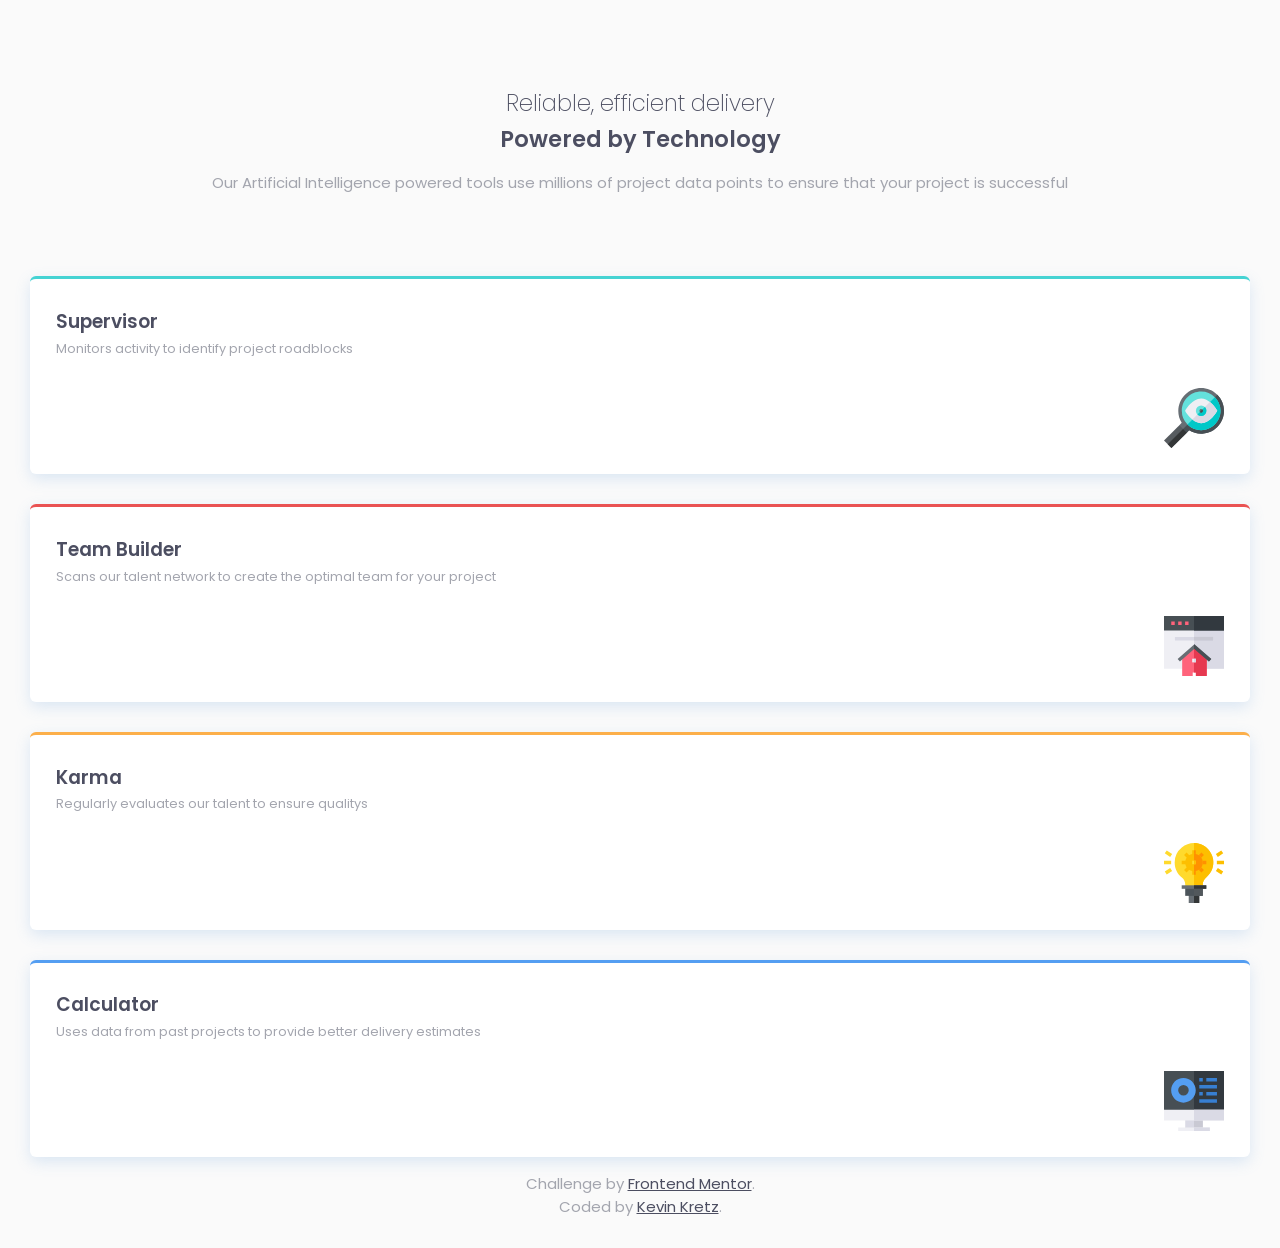
<file: Four Card Feature Section/index.html>
<!DOCTYPE html>
<html lang="en">
  <head>
    <meta charset="UTF-8" />
    <meta name="viewport" content="width=device-width, initial-scale=1.0" />
    <link rel="icon" type="image/png" sizes="32x32" href="./images/favicon-32x32.png" />
    <link rel="stylesheet" href=".\main.css" />
    <link href="https://fonts.googleapis.com/css2?family=Poppins:wght@200;400;600&display=swap" rel="stylesheet" />
    <title>Frontend Mentor | Four card feature section</title>
  </head>
  <body>
    <div id="container">
      <header id="header">
        <h1>Reliable, efficient delivery</h1>
        <h2>Powered by Technology</h2>
        <p class="intro">Our Artificial Intelligence powered tools use millions of project data <br class="br" />points to ensure that your project is successful</p>
      </header>
      <section id="supervisor" class="card">
        <h2 class="card-header">Supervisor</h2>
        <p>Monitors activity to identify project roadblocks</p>
        <img src=".\images\icon-supervisor.svg" alt="eyeglass icon" />
      </section>
      <section id="team-builder" class="card">
        <h2 class="card-header">Team Builder</h2>
        <p>Scans our talent network to create the optimal team for your project</p>
        <img src=".\images\icon-team-builder.svg" alt="team building icon" />
      </section>
      <section id="karma" class="card">
        <h2 class="card-header">Karma</h2>
        <p>Regularly evaluates our talent to ensure qualitys</p>
        <img src=".\images\icon-karma.svg" alt="karma icon" />
      </section>
      <section id="calculator" class="card">
        <h2 class="card-header">Calculator</h2>
        <p>Uses data from past projects to provide better delivery estimates</p>
        <img src=".\images\icon-calculator.svg" alt="calculator icon" />
      </section>
      <footer>
        <p class="attribution">
          Challenge by
          <a href="https://www.frontendmentor.io/challenges/four-card-feature-section-weK1eFYK" target="_blank">Frontend Mentor</a>. <br />Coded by <a href="https://github.com/kevin-kretz">Kevin Kretz</a>.
        </p>
      </footer>
    </div>
  </body>
</html>
</file>
